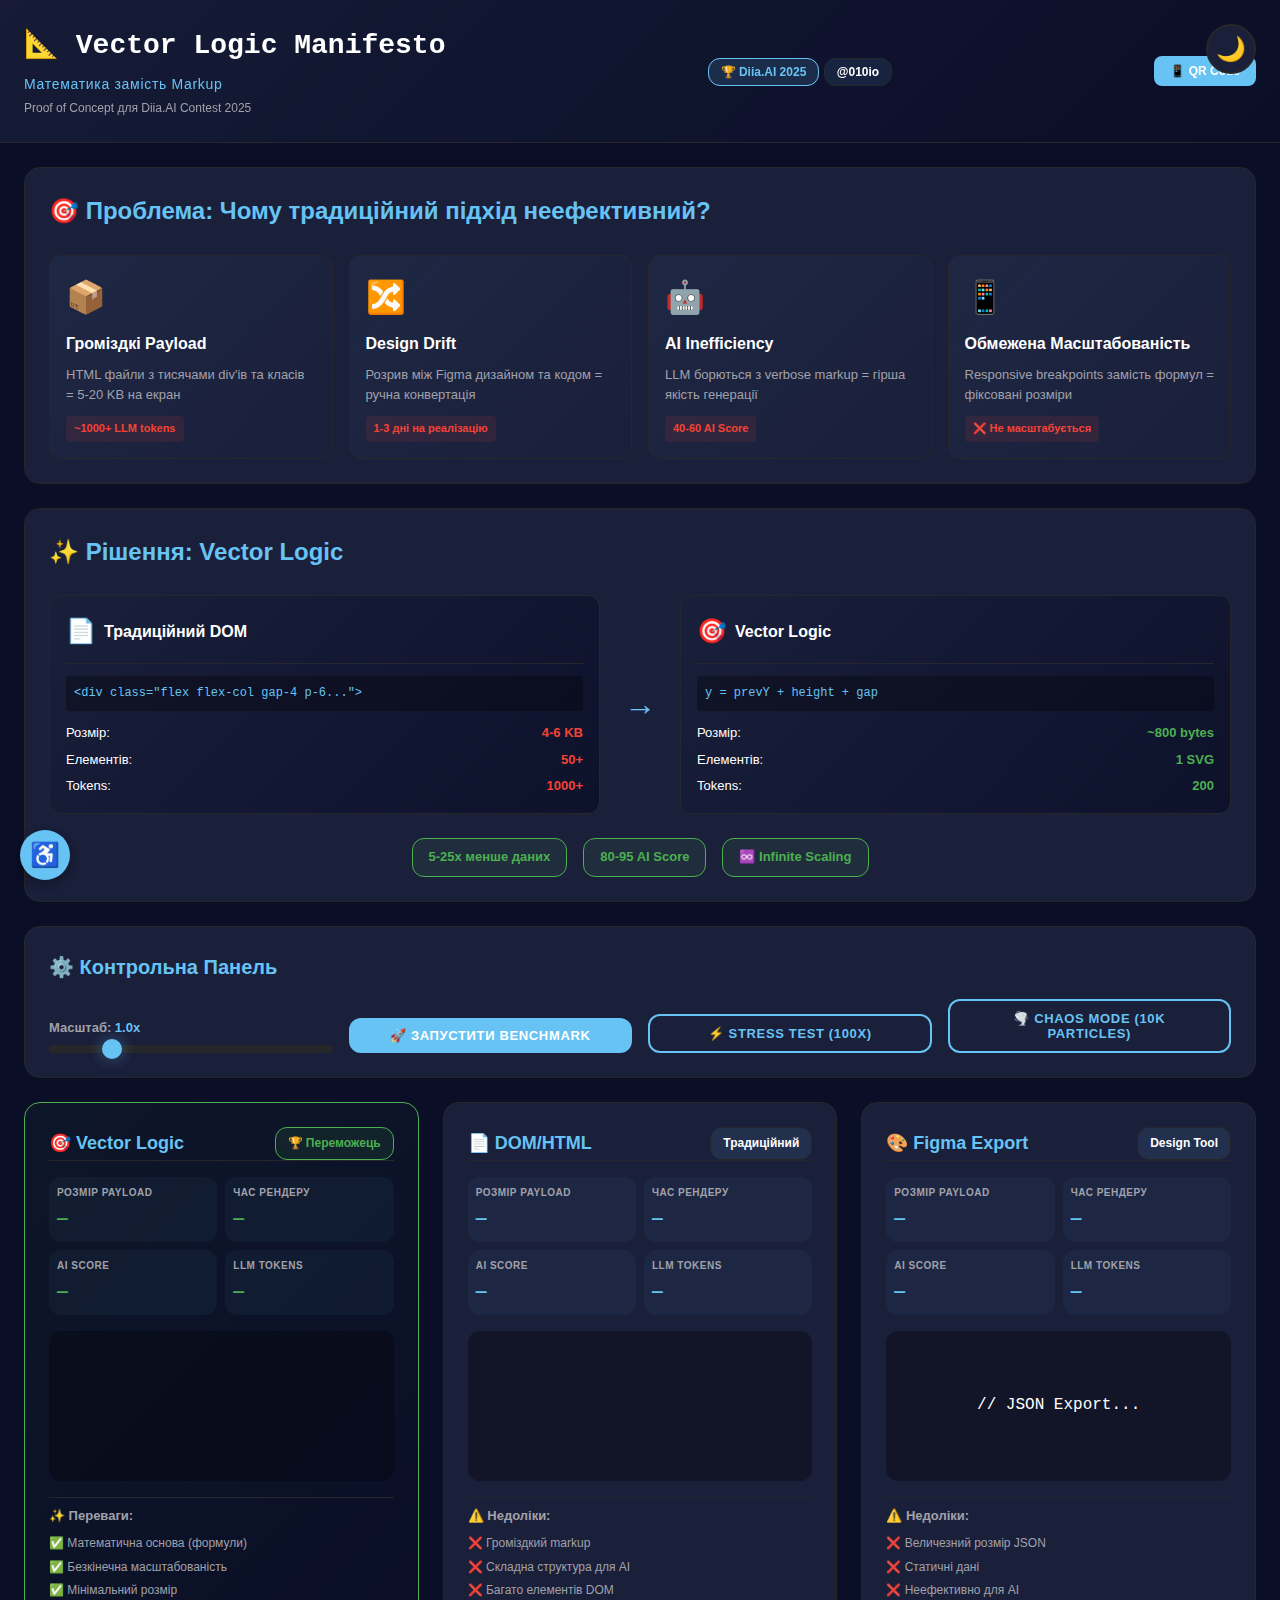
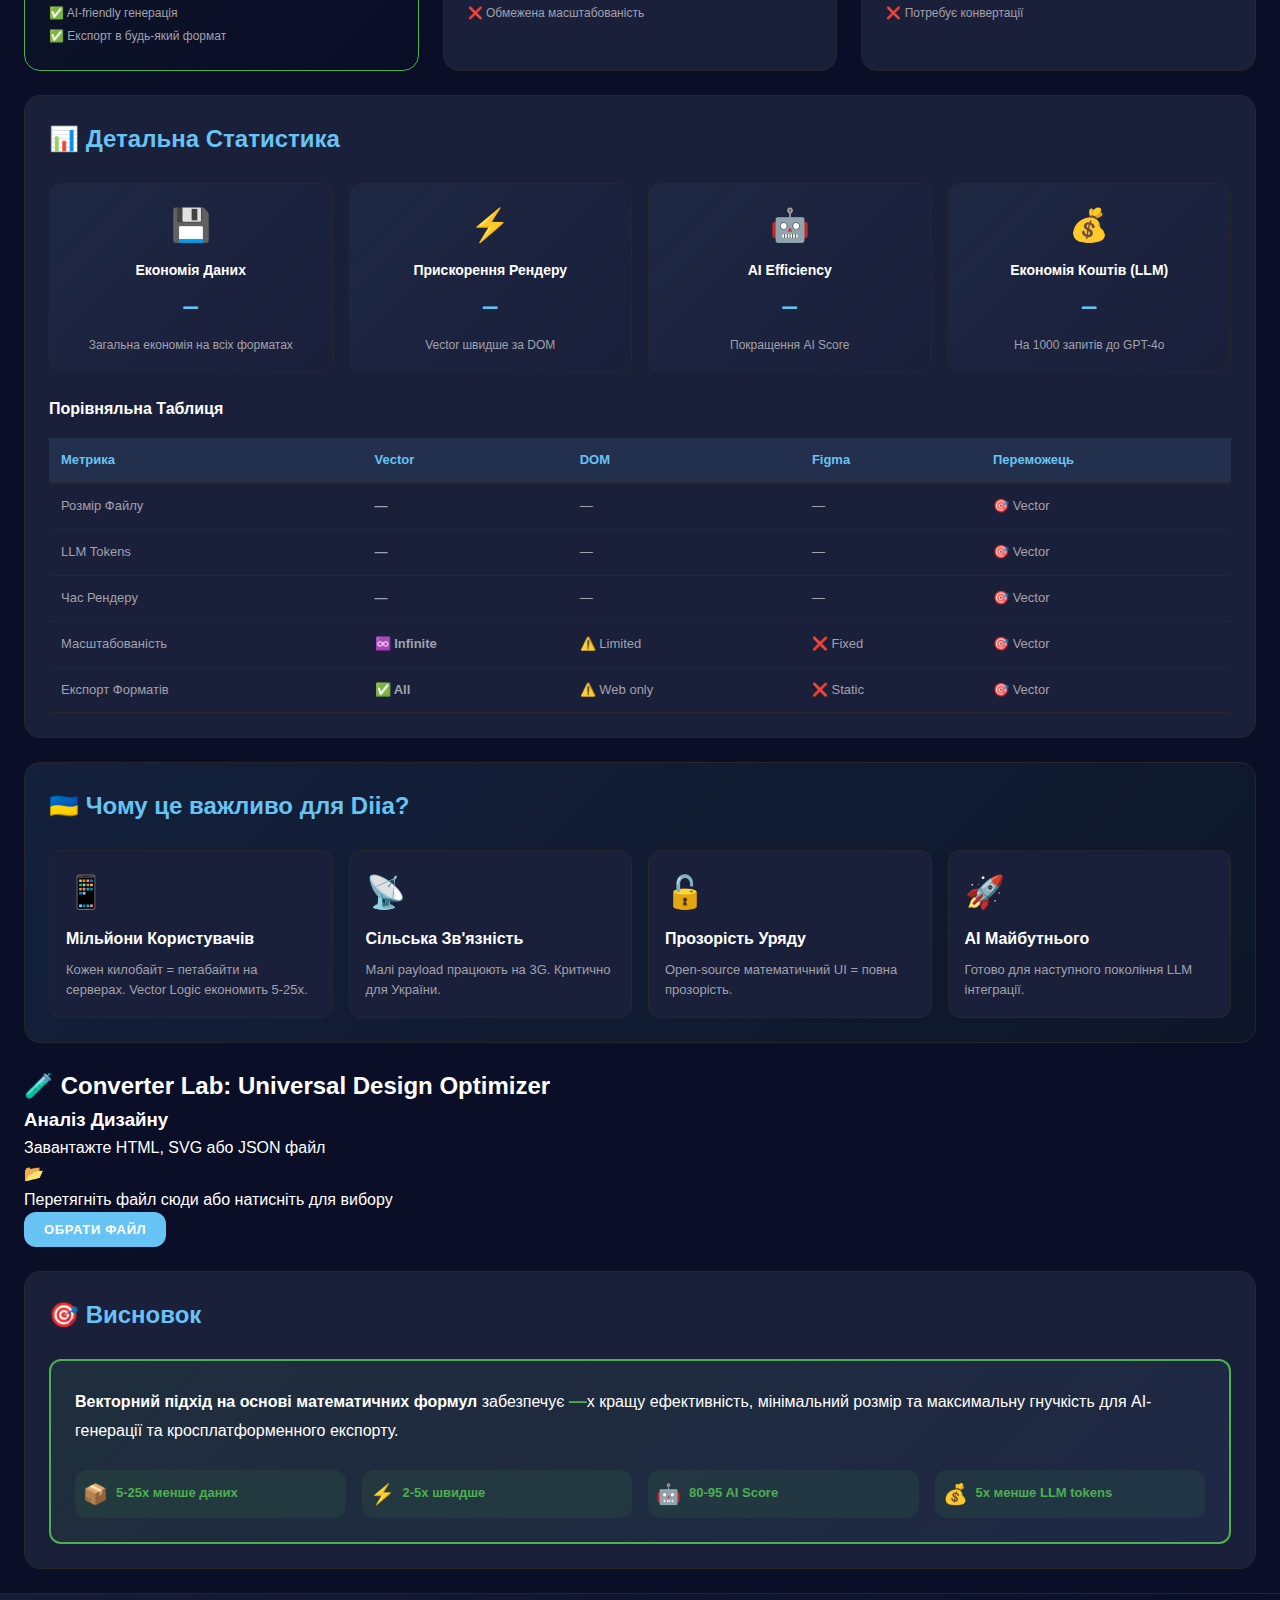
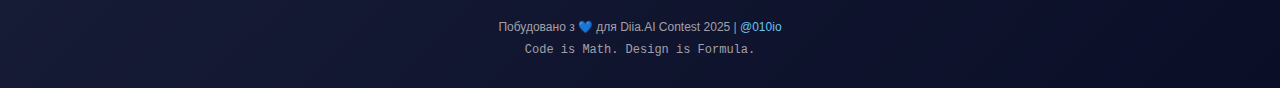
<file: index.html>
<!DOCTYPE html>
<html lang="uk">
<head>
  <meta charset="UTF-8">
  <meta name="viewport" content="width=device-width, initial-scale=1.0">
  <meta name="description" content="Proof of concept: Vector Logic vs DOM rendering performance">
  <meta name="theme-color" content="#0a0e27">
  <meta http-equiv="Content-Security-Policy" content="default-src 'self'; script-src 'self'; style-src 'self' 'unsafe-inline'; img-src 'self' data:; connect-src 'self'; font-src 'self' data:; object-src 'none'; base-uri 'self'; form-action 'self'; frame-ancestors 'self'; upgrade-insecure-requests">
  <title>Vector Logic Manifesto | Математика vs Markup</title>
  
  <!-- PWA -->
  <link rel="manifest" href="manifest.json">
  <link rel="icon" type="image/svg+xml" href="data:image/svg+xml,<svg xmlns='http://www.w3.org/2000/svg' viewBox='0 0 100 100'><text y='75' font-size='75'>📐</text></svg>">
  
  <link rel="stylesheet" href="styles/modern.css">
  <link rel="stylesheet" href="styles/guide.css">
  <link rel="stylesheet" href="styles/screenshot-gallery.css">
  <link rel="stylesheet" href="styles/chaos-enhancements.css">
  <link rel="stylesheet" href="styles/pwa-responsive.css">
</head>
<body>
  <!-- Hidden Sandbox for Benchmark -->
  <div id="benchmark-sandbox" style="position: absolute; top: -9999px; left: -9999px; visibility: hidden; pointer-events: none;"></div>

  <!-- Theme Toggle -->
  <div class="theme-toggle-container">
    <button id="theme-toggle" class="theme-toggle" aria-label="Перемикнути тему">
      <span class="theme-icon">🌙</span>
    </button>
  </div>

  <!-- Header -->
  <header class="header">
    <div class="header-content">
      <div class="header-main">
        <h1 class="header-title">
          <span class="mono">📐 Vector Logic Manifesto</span>
          <span class="subtitle">Математика замість Markup</span>
        </h1>
        <p class="header-description">Proof of Concept для Diia.AI Contest 2025</p>
      </div>
      <div class="header-meta">
        <span class="badge badge-primary">🏆 Diia.AI 2025</span>
        <span class="badge">@010io</span>
      </div>
    </div>
  </header>

  <!-- Main Dashboard -->
  <main class="dashboard">
    <!-- Problem Statement Section -->
    <section class="problem-section">
      <div class="problem-container">
        <h2>🎯 Проблема: Чому традиційний підхід неефективний?</h2>
        <div class="problem-grid">
          <div class="problem-card">
            <div class="problem-icon">📦</div>
            <h3>Громіздкі Payload</h3>
            <p>HTML файли з тисячами div'ів та класів = 5-20 KB на екран</p>
            <div class="metric-badge">~1000+ LLM tokens</div>
          </div>
          <div class="problem-card">
            <div class="problem-icon">🔀</div>
            <h3>Design Drift</h3>
            <p>Розрив між Figma дизайном та кодом = ручна конвертація</p>
            <div class="metric-badge">1-3 дні на реалізацію</div>
          </div>
          <div class="problem-card">
            <div class="problem-icon">🤖</div>
            <h3>AI Inefficiency</h3>
            <p>LLM борються з verbose markup = гірша якість генерації</p>
            <div class="metric-badge">40-60 AI Score</div>
          </div>
          <div class="problem-card">
            <div class="problem-icon">📱</div>
            <h3>Обмежена Масштабованість</h3>
            <p>Responsive breakpoints замість формул = фіксовані розміри</p>
            <div class="metric-badge">❌ Не масштабується</div>
          </div>
        </div>
      </div>
    </section>

    <!-- Solution Section -->
    <section class="solution-section">
      <h2>✨ Рішення: Vector Logic</h2>
      <div class="solution-comparison">
        <div class="comparison-item">
          <div class="comparison-header traditional">
            <span class="comparison-icon">📄</span>
            <h3>Традиційний DOM</h3>
          </div>
          <div class="comparison-content">
            <code>&lt;div class="flex flex-col gap-4 p-6..."&gt;</code>
            <div class="comparison-stats">
              <div class="stat-row">
                <span>Розмір:</span>
                <strong>4-6 KB</strong>
              </div>
              <div class="stat-row">
                <span>Елементів:</span>
                <strong>50+</strong>
              </div>
              <div class="stat-row">
                <span>Tokens:</span>
                <strong>1000+</strong>
              </div>
            </div>
          </div>
        </div>

        <div class="comparison-arrow">→</div>

        <div class="comparison-item">
          <div class="comparison-header vector">
            <span class="comparison-icon">🎯</span>
            <h3>Vector Logic</h3>
          </div>
          <div class="comparison-content">
            <code>y = prevY + height + gap</code>
            <div class="comparison-stats">
              <div class="stat-row">
                <span>Розмір:</span>
                <strong class="success">~800 bytes</strong>
              </div>
              <div class="stat-row">
                <span>Елементів:</span>
                <strong class="success">1 SVG</strong>
              </div>
              <div class="stat-row">
                <span>Tokens:</span>
                <strong class="success">200</strong>
              </div>
            </div>
          </div>
        </div>
      </div>
      <div class="efficiency-badge">
        <span class="badge-large">5-25x менше даних</span>
        <span class="badge-large">80-95 AI Score</span>
        <span class="badge-large">♾️ Infinite Scaling</span>
      </div>
    </section>

    <!-- Control Panel -->
    <section class="control-panel">
      <h2>⚙️ Контрольна Панель</h2>
      
      <div class="controls-grid">
        <div class="control-group">
          <label for="scale-slider">
            Масштаб: <span id="scale-value" class="value-display">1.0x</span>
          </label>
          <input 
            type="range" 
            id="scale-slider" 
            min="0.5" 
            max="3" 
            step="0.1" 
            value="1"
            class="slider"
          >
        </div>
        
        <button id="run-benchmark" class="btn-primary btn-pulse">
          🚀 Запустити Benchmark
        </button>
        
        <button id="stress-test" class="btn-secondary">
          ⚡ Stress Test (100x)
        </button>
        
        <button id="chaos-mode" class="btn-secondary">
          🌪️ Chaos Mode (10K Particles)
        </button>
      </div>
    </section>

    <!-- Enhanced Chaos Arena -->
    <section class="chaos-arena" id="chaos-arena" style="display: none;">
      <h2>⚡ Enhanced Chaos Mode: Sequential Performance Testing</h2>
      
      <!-- Settings Panel -->
      <div class="chaos-settings-panel">
        <h3>⚙️ Settings</h3>
        <div class="settings-grid">
          <div class="setting-group">
            <label for="particle-count-input">
              Particles: <span id="particle-count-value">500</span>
            </label>
            <input type="range" id="particle-count-input" min="100" max="20000" step="100" value="500">
            <p class="setting-hint">⚠️ Changing settings will restart the test</p>
          </div>
          
          <div class="setting-group">
            <label for="speed-input">
              Speed: <span id="speed-value">1.0x</span>
            </label>
            <input type="range" id="speed-input" min="0.5" max="5" step="0.1" value="1.0">
          </div>
          
          <div class="setting-group">
            <label for="size-input">Particle Size</label>
            <select id="size-input">
              <option value="2">Small (2px)</option>
              <option value="4" selected>Medium (4px)</option>
              <option value="6">Large (6px)</option>
              <option value="10">Extra Large (10px)</option>
            </select>
          </div>
          
          <div class="setting-group">
            <label for="color-scheme">Color Scheme</label>
            <select id="color-scheme">
              <option value="diia" selected>Diia (Black & Blue)</option>
              <option value="rainbow">Rainbow</option>
              <option value="monochrome">Monochrome</option>
            </select>
          </div>
          
          <div class="setting-group">
            <label>
              <input type="checkbox" id="enable-3d">
              Enable 3D Effect
            </label>
          </div>
        </div>
      </div>
      
      <!-- Sequential Test Panel -->
      <div id="sequential-test-panel" class="sequential-test-panel" style="display: none;">
        <div class="test-header">
          <h3 id="current-test-name">Preparing test...</h3>
          <span id="current-fps" class="fps-display">FPS: --</span>
        </div>
        <div class="progress-container">
          <div id="test-progress" class="progress-bar"></div>
        </div>
        <div id="sequential-test-canvas" class="test-canvas"></div>
      </div>
      
      <!-- Comparison Panel -->
      <div id="comparison-panel" class="comparison-panel" style="display: none;">
        <h3>📊 Test Results</h3>
        <div class="comparison-grid">
          <div class="result-box dom-result">
            <div class="result-icon">📄</div>
            <div class="result-label">DOM</div>
            <div class="result-fps"><span id="dom-avg-fps">--</span> FPS</div>
          </div>
          
          <div class="result-arrow">→</div>
          
          <div class="result-box vector-result">
            <div class="result-icon">🎯</div>
            <div class="result-label">Vector</div>
            <div class="result-fps"><span id="vector-avg-fps">--</span> FPS</div>
          </div>
        </div>
        
        <div class="speedup-display">
          <span>Performance Gain:</span>
          <span id="speedup-value" class="speedup-value">--</span>
        </div>
      </div>
      
      <!-- Test History -->
      <div class="test-history">
        <div class="history-header">
          <h3>📜 Test History (Session)</h3>
          <button id="clear-history" class="btn-secondary btn-small">Clear</button>
        </div>
        <div id="history-list" class="history-list"></div>
      </div>
      
      <!-- Controls -->
      <div class="chaos-controls-enhanced">
        <button id="start-sequential-test" class="btn-primary">🚀 Start Test</button>
        <button id="stop-sequential-test" class="btn-secondary" disabled>🛑 Stop</button>
      </div>
    </section>

    <!-- Results Grid -->
    <section class="results-grid">
      <!-- Vector Card -->
      <article class="result-card winner">
        <div class="card-header">
          <h3>🎯 Vector Logic</h3>
          <span class="badge badge-success">🏆 Переможець</span>
        </div>
        
        <div class="metrics">
          <div class="metric">
            <span class="metric-label">Розмір Payload</span>
            <span class="metric-value" id="vector-size">—</span>
          </div>
          <div class="metric">
            <span class="metric-label">Час Рендеру</span>
            <span class="metric-value" id="vector-time">—</span>
          </div>
          <div class="metric">
            <span class="metric-label">AI Score</span>
            <span class="metric-value" id="vector-ai-score">—</span>
          </div>
          <div class="metric">
            <span class="metric-label">LLM Tokens</span>
            <span class="metric-value" id="vector-tokens">—</span>
          </div>
        </div>
        
        <div class="preview" id="vector-preview"></div>
        
        <div class="advantages">
          <h4>✨ Переваги:</h4>
          <ul>
            <li>✅ Математична основа (формули)</li>
            <li>✅ Безкінечна масштабованість</li>
            <li>✅ Мінімальний розмір</li>
            <li>✅ AI-friendly генерація</li>
            <li>✅ Експорт в будь-який формат</li>
          </ul>
        </div>
      </article>

      <!-- DOM Card -->
      <article class="result-card">
        <div class="card-header">
          <h3>📄 DOM/HTML</h3>
          <span class="badge">Традиційний</span>
        </div>
        
        <div class="metrics">
          <div class="metric">
            <span class="metric-label">Розмір Payload</span>
            <span class="metric-value" id="dom-size">—</span>
          </div>
          <div class="metric">
            <span class="metric-label">Час Рендеру</span>
            <span class="metric-value" id="dom-time">—</span>
          </div>
          <div class="metric">
            <span class="metric-label">AI Score</span>
            <span class="metric-value" id="dom-ai-score">—</span>
          </div>
          <div class="metric">
            <span class="metric-label">LLM Tokens</span>
            <span class="metric-value" id="dom-tokens">—</span>
          </div>
        </div>
        
        <div class="preview" id="dom-preview"></div>
        
        <div class="disadvantages">
          <h4>⚠️ Недоліки:</h4>
          <ul>
            <li>❌ Громіздкий markup</li>
            <li>❌ Складна структура для AI</li>
            <li>❌ Багато елементів DOM</li>
            <li>❌ Обмежена масштабованість</li>
          </ul>
        </div>
      </article>

      <!-- Figma Card -->
      <article class="result-card">
        <div class="card-header">
          <h3>🎨 Figma Export</h3>
          <span class="badge">Design Tool</span>
        </div>
        
        <div class="metrics">
          <div class="metric">
            <span class="metric-label">Розмір Payload</span>
            <span class="metric-value" id="figma-size">—</span>
          </div>
          <div class="metric">
            <span class="metric-label">Час Рендеру</span>
            <span class="metric-value" id="figma-time">—</span>
          </div>
          <div class="metric">
            <span class="metric-label">AI Score</span>
            <span class="metric-value" id="figma-ai-score">—</span>
          </div>
          <div class="metric">
            <span class="metric-label">LLM Tokens</span>
            <span class="metric-value" id="figma-tokens">—</span>
          </div>
        </div>
        
        <div class="preview figma-preview">
          <code id="figma-preview-code">// JSON Export...</code>
        </div>
        
        <div class="disadvantages">
          <h4>⚠️ Недоліки:</h4>
          <ul>
            <li>❌ Величезний розмір JSON</li>
            <li>❌ Статичні дані</li>
            <li>❌ Неефективно для AI</li>
            <li>❌ Потребує конвертації</li>
          </ul>
        </div>
      </article>
    </section>

    <!-- Statistics Section -->
    <section class="statistics-section">
      <h2>📊 Детальна Статистика</h2>
      
      <div class="stats-grid">
        <div class="stat-card">
          <div class="stat-icon">💾</div>
          <h3>Економія Даних</h3>
          <div class="stat-value" id="data-savings">—</div>
          <p>Загальна економія на всіх форматах</p>
        </div>
        
        <div class="stat-card">
          <div class="stat-icon">⚡</div>
          <h3>Прискорення Рендеру</h3>
          <div class="stat-value" id="render-speedup">—</div>
          <p>Vector швидше за DOM</p>
        </div>
        
        <div class="stat-card">
          <div class="stat-icon">🤖</div>
          <h3>AI Efficiency</h3>
          <div class="stat-value" id="ai-efficiency">—</div>
          <p>Покращення AI Score</p>
        </div>
        
        <div class="stat-card">
          <div class="stat-icon">💰</div>
          <h3>Економія Коштів (LLM)</h3>
          <div class="stat-value" id="cost-savings">—</div>
          <p>На 1000 запитів до GPT-4o</p>
        </div>
      </div>

      <div class="comparison-table-container">
        <h3>Порівняльна Таблиця</h3>
        <table class="comparison-table">
          <thead>
            <tr>
              <th>Метрика</th>
              <th>Vector</th>
              <th>DOM</th>
              <th>Figma</th>
              <th>Переможець</th>
            </tr>
          </thead>
          <tbody>
            <tr>
              <td>Розмір Файлу</td>
              <td id="table-vector-size" class="winner-cell">—</td>
              <td id="table-dom-size">—</td>
              <td id="table-figma-size">—</td>
              <td>🎯 Vector</td>
            </tr>
            <tr>
              <td>LLM Tokens</td>
              <td id="table-vector-tokens" class="winner-cell">—</td>
              <td id="table-dom-tokens">—</td>
              <td id="table-figma-tokens">—</td>
              <td>🎯 Vector</td>
            </tr>
            <tr>
              <td>Час Рендеру</td>
              <td id="table-vector-render" class="winner-cell">—</td>
              <td id="table-dom-render">—</td>
              <td id="table-figma-render">—</td>
              <td>🎯 Vector</td>
            </tr>
            <tr>
              <td>Масштабованість</td>
              <td class="winner-cell">♾️ Infinite</td>
              <td>⚠️ Limited</td>
              <td>❌ Fixed</td>
              <td>🎯 Vector</td>
            </tr>
            <tr>
              <td>Експорт Форматів</td>
              <td class="winner-cell">✅ All</td>
              <td>⚠️ Web only</td>
              <td>❌ Static</td>
              <td>🎯 Vector</td>
            </tr>
          </tbody>
        </table>
      </div>
    </section>

    <!-- Why for Diia Section -->
    <section class="diia-section">
      <h2>🇺🇦 Чому це важливо для Diia?</h2>
      <div class="diia-grid">
        <div class="diia-card">
          <div class="diia-icon">📱</div>
          <h3>Мільйони Користувачів</h3>
          <p>Кожен килобайт = петабайти на серверах. Vector Logic економить 5-25x.</p>
        </div>
        <div class="diia-card">
          <div class="diia-icon">📡</div>
          <h3>Сільська Зв'язність</h3>
          <p>Малі payload працюють на 3G. Критично для України.</p>
        </div>
        <div class="diia-card">
          <div class="diia-icon">🔓</div>
          <h3>Прозорість Уряду</h3>
          <p>Open-source математичний UI = повна прозорість.</p>
        </div>
        <div class="diia-card">
          <div class="diia-icon">🚀</div>
          <h3>AI Майбутнього</h3>
          <p>Готово для наступного покоління LLM інтеграції.</p>
        </div>
      </div>
    </section>

    <!-- Converter Lab Section -->
    <section class="converter-lab" id="converter-lab">
      <h2>🧪 Converter Lab: Universal Design Optimizer</h2>
      
      <div class="converter-container">
        <!-- Upload Interface (Diia Style) -->
        <div class="upload-interface diia-card-style">
          <div class="diia-header">
            <h3>Аналіз Дизайну</h3>
            <p>Завантажте HTML, SVG або JSON файл</p>
          </div>
          
          <div class="upload-area" id="drop-zone">
            <input type="file" id="file-upload" class="file-input" accept=".html,.svg,.json,.txt" hidden>
            <div class="upload-content">
              <div class="upload-icon-large">📂</div>
              <p class="upload-hint">Перетягніть файл сюди або натисніть для вибору</p>
              <button class="btn-primary btn-small" onclick="document.getElementById('file-upload').click()">
                Обрати файл
              </button>
            </div>
          </div>

          <div class="file-info" id="file-info" style="display: none;">
            <span class="file-name" id="file-name">design.html</span>
            <span class="file-size" id="file-size">12 KB</span>
          </div>
        </div>

        <!-- Analysis Dashboard -->
        <div class="analysis-dashboard" id="analysis-dashboard" style="display: none;">
          <div class="dashboard-header">
            <h3>📊 Результати Аналізу</h3>
            <div class="score-badge" id="ai-score-badge">AI Score: 0</div>
          </div>

          <div class="metrics-grid-small">
            <div class="metric-card">
              <span class="label">Original Size</span>
              <span class="value" id="original-size">-</span>
            </div>
            <div class="metric-card">
              <span class="label">Vector Size</span>
              <span class="value highlight" id="optimized-size">-</span>
            </div>
            <div class="metric-card">
              <span class="label">Reduction</span>
              <span class="value success" id="size-reduction">-</span>
            </div>
            <div class="metric-card">
              <span class="label">Tokens Saved</span>
              <span class="value" id="tokens-saved">-</span>
            </div>
          </div>

          <div class="preview-comparison">
            <div class="preview-box">
              <h4>Original (Preview)</h4>
              <div id="original-preview" class="preview-content"></div>
            </div>
            <div class="preview-box">
              <h4>Vector Logic (Generated)</h4>
              <div id="vector-preview-generated" class="preview-content"></div>
            </div>
          </div>
        </div>
      </div>
    </section>

    <!-- Efficiency Summary -->
    <section class="efficiency-summary">
      <h2>🎯 Висновок</h2>
      <div class="conclusion-box">
        <p class="conclusion-text">
          <strong>Векторний підхід на основі математичних формул</strong> забезпечує 
          <span class="highlight" id="efficiency-multiplier">—</span>x кращу ефективність, 
          мінімальний розмір та максимальну гнучкість для AI-генерації та кросплатформенного експорту.
        </p>
        <div class="conclusion-metrics">
          <div class="metric-item">
            <span class="metric-icon">📦</span>
            <span>5-25x менше даних</span>
          </div>
          <div class="metric-item">
            <span class="metric-icon">⚡</span>
            <span>2-5x швидше</span>
          </div>
          <div class="metric-item">
            <span class="metric-icon">🤖</span>
            <span>80-95 AI Score</span>
          </div>
          <div class="metric-item">
            <span class="metric-icon">💰</span>
            <span>5x менше LLM tokens</span>
          </div>
        </div>
      </div>
    </section>
  </main>

  <!-- Footer -->
  <footer class="footer">
    <p>Побудовано з 💙 для Diia.AI Contest 2025 | <a href="https://github.com/010io" target="_blank">@010io</a></p>
    <p class="mono">Code is Math. Design is Formula.</p>
  </footer>

  <!-- Audio Context for Sound Effects -->
  <div id="audio-context" style="display: none;"></div>

  <!-- Scripts -->
  <script src="src/utils/fps-meter.js"></script>
  <script src="src/utils/memory-monitor.js"></script>
  <script src="src/utils/llm-cost-calculator.js"></script>
  <script src="src/utils/chaos-history.js"></script>
  
  <script src="src/generators/vector-renderer.js"></script>
  <script src="src/generators/dom-renderer.js"></script>
  <script src="src/generators/figma-simulator.js"></script>
  <script src="src/generators/chaos-mode.js"></script>
  <script src="src/chaos-orchestrator.js"></script>
  <script src="src/generators/optimizer-engine.js" type="module"></script>
  <script src="src/converter-lab.js"></script>
  <script src="src/diia-dashboard.js"></script>
  
  <script src="src/benchmark-engine.js"></script>
  <script src="src/export-engine.js"></script>
  <script src="src/metrics-dashboard.js"></script>
  <script src="src/responsive-tester.js"></script>
  <script src="src/keyboard-shortcuts.js"></script>
  <script src="src/migration-guide.js"></script>
  <script src="src/screenshot-gallery.js"></script>
  <script src="src/chaos-enhancements.js"></script>
  <script src="src/pwa-enhancements.js"></script>
  <script src="src/app.js"></script>
  <script src="src/sound-effects.js"></script>
  
  <!-- Service Worker -->
  <script>
    if ('serviceWorker' in navigator) {
      window.addEventListener('load', () => {
        navigator.serviceWorker.register('sw.js')
          .then(reg => console.log('✅ Service Worker registered'))
          .catch(err => console.log('❌ SW registration failed:', err));
      });
    }
  </script>
</body>
</html>
</file>
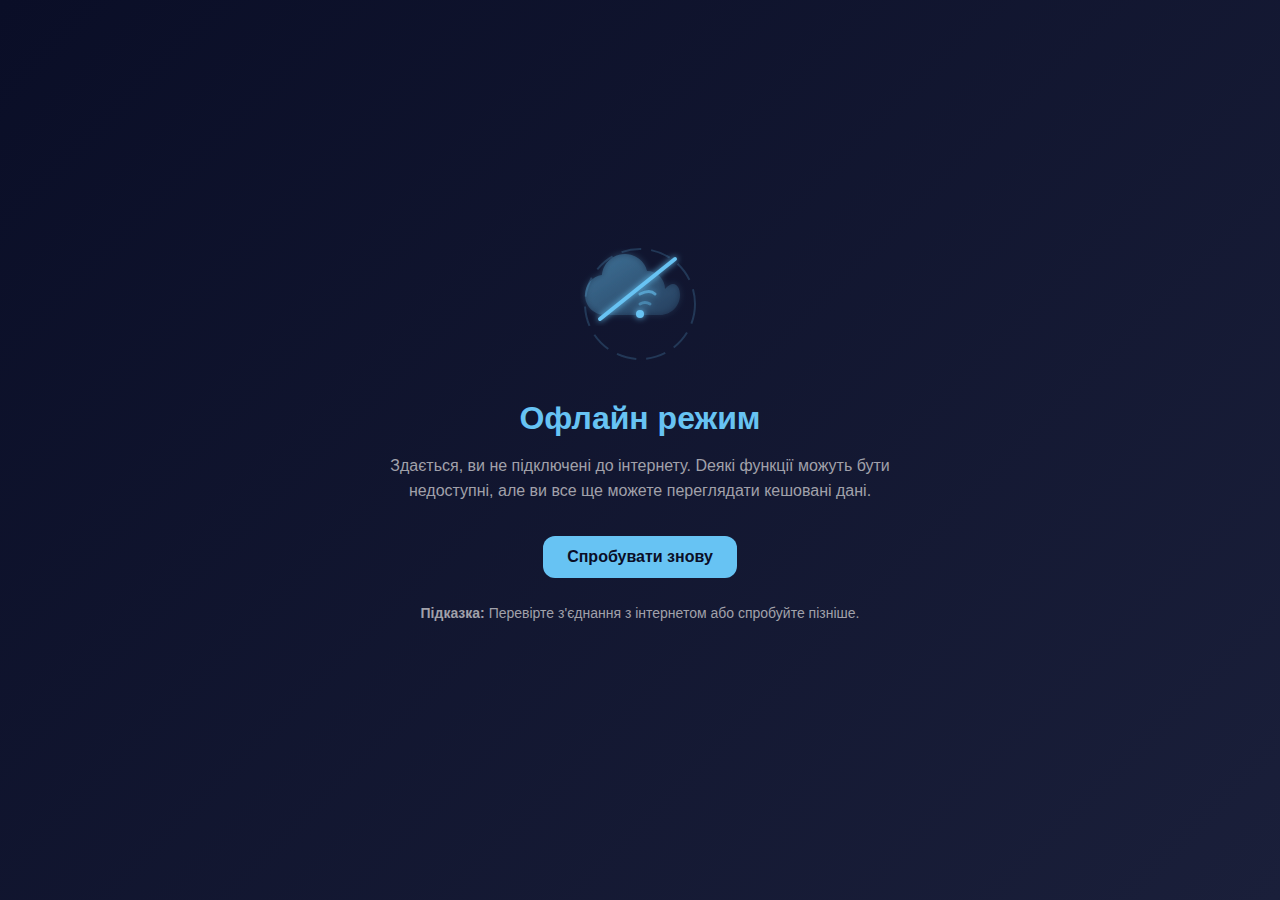
<file: offline.html>
<!DOCTYPE html>
<html lang="uk">
<head>
  <meta charset="UTF-8">
  <meta name="viewport" content="width=device-width, initial-scale=1.0">
  <title>Offline - Diia Vector PWA</title>
  <style>
    /* Inline critical CSS for offline page */
    * {
      margin: 0;
      padding: 0;
      box-sizing: border-box;
    }
    
    body {
      font-family: 'Inter', -apple-system, BlinkMacSystemFont, 'Segoe UI', sans-serif;
      background: linear-gradient(135deg, #0a0e27 0%, #1a1f3a 100%);
      color: #FFFFFF;
      min-height: 100vh;
      display: flex;
      align-items: center;
      justify-content: center;
      padding: 20px;
    }
    
    .container {
      max-width: 500px;
      text-align: center;
      animation: fadeIn 0.6s ease-out;
    }
    
    .icon {
      margin-bottom: 32px;
      animation: float 3s ease-in-out infinite;
    }
    
    h1 {
      font-size: clamp(24px, 5vw, 32px);
      margin-bottom: 16px;
      color: #67C3F3;
    }
    
    p {
      font-size: clamp(14px, 3vw, 16px);
      color: #a1a1aa;
      line-height: 1.6;
      margin-bottom: 32px;
    }
    
    .btn {
      display: inline-block;
      padding: 12px 24px;
      background: #67C3F3;
      color: #0a0e27;
      text-decoration: none;
      border-radius: 12px;
      font-weight: 600;
      transition: all 0.3s cubic-bezier(0.4, 0, 0.2, 1);
    }
    
    .btn:hover {
      background: #4BA3D3;
      transform: translateY(-2px);
      box-shadow: 0 0 20px rgba(103, 195, 243, 0.5);
    }
    

    @keyframes fadeIn {
      from {
        opacity: 0;
        transform: translateY(20px);
      }
      to {
        opacity: 1;
        transform: translateY(0);
      }
    }
    
    @keyframes float {
      0%, 100% {
        transform: translateY(0);
      }
      50% {
        transform: translateY(-10px);
      }
    }
    
    @keyframes rotate {
      from {
        transform: rotate(0deg);
      }
      to {
        transform: rotate(360deg);
      }
    }
  </style>
</head>
<body>
  <div class="container">
    <!-- Pure SVG Offline Icon -->
    <div class="icon">
      <svg width="120" height="120" viewBox="0 0 120 120" xmlns="http://www.w3.org/2000/svg" role="img" aria-label="Офлайн режим">
        <defs>
          <linearGradient id="offline-gradient" x1="0%" y1="0%" x2="100%" y2="100%">
            <stop offset="0%" stop-color="#67C3F3" stop-opacity="0.8"/>
            <stop offset="100%" stop-color="#67C3F3" stop-opacity="0.3"/>
          </linearGradient>
          
          <filter id="glow">
            <feGaussianBlur stdDeviation="3" result="coloredBlur"/>
            <feMerge>
              <feMergeNode in="coloredBlur"/>
              <feMergeNode in="SourceGraphic"/>
            </feMerge>
          </filter>
        </defs>
        
        <!-- Cloud shape (offline indicator) -->
        <g filter="url(#glow)">
          <path d="M 85 45 
                   C 85 35, 77 27, 67 27
                   C 65 17, 55 10, 45 10
                   C 33 10, 23 19, 22 31
                   C 12 32, 5 41, 5 51
                   C 5 62, 14 71, 25 71
                   L 80 71
                   C 91 71, 100 62, 100 51
                   C 100 42, 94 35, 85 45 Z"
                fill="url(#offline-gradient)"
                opacity="0.4"
          />
          
          <!-- Slash through cloud (disconnected) -->
          <line x1="20" y1="75" x2="95" y2="15" 
                stroke="#67C3F3" 
                stroke-width="4" 
                stroke-linecap="round"
          />
          
          <!-- WiFi waves (crossed out) -->
          <path d="M 60 50 
                   Q 70 45, 75 50"
                stroke="#67C3F3"
                stroke-width="3"
                fill="none"
                stroke-linecap="round"
                opacity="0.6"
          />
          
          <path d="M 60 60
                   Q 65 57, 70 60"
                stroke="#67C3F3"
                stroke-width="3"
                fill="none"
                stroke-linecap="round"
                opacity="0.4"
          />
          
          <!-- Center dot -->
          <circle cx="60" cy="70" r="4" fill="#67C3F3"/>
        </g>
        
        <!-- Rotating ring (loading indicator) -->
        <circle cx="60" cy="60" r="55" 
                fill="none" 
                stroke="#67C3F3" 
                stroke-width="2" 
                stroke-dasharray="20 10"
                opacity="0.2"
                style="animation: rotate 10s linear infinite; transform-origin: center;"
        />
      </svg>
    </div>
    
    <h1>Офлайн режим</h1>
    
    <p>
      Здається, ви не підключені до інтернету. Deякі функції можуть бути недоступні, але ви все ще можете переглядати кешовані дані.
    </p>
    
    <a href="/" class="btn" onclick="location.reload(); return false;">
      Спробувати знову
    </a>
    
    <p style="margin-top: 24px; font-size: 14px;">
      <strong>Підказка:</strong> Перевірте з'єднання з інтернетом або спробуйте пізніше.
    </p>
  </div>
  
  <script>
    // Auto-retry connection every 10 seconds
    setInterval(() => {
      if (navigator.onLine) {
        window.location.reload();
      }
    }, 10000);
    
    // Listen for online event
    window.addEventListener('online', () => {
      window.location.reload();
    });
  </script>
</body>
</html>
</file>
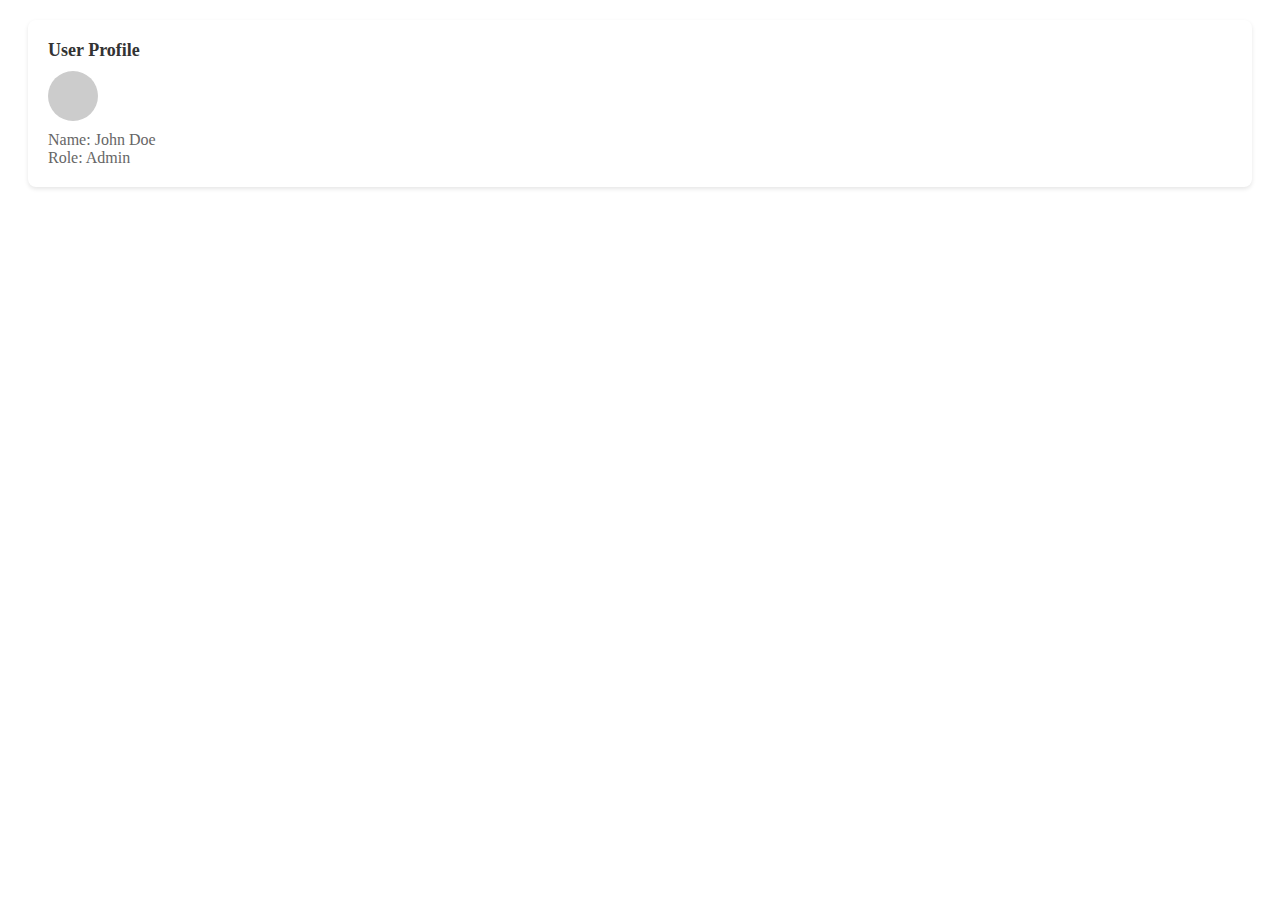
<file: test-upload.html>
<!DOCTYPE html>
<html>
<head>
  <title>Bloated Design</title>
  <style>
    .card { padding: 20px; background: white; border-radius: 8px; box-shadow: 0 2px 4px rgba(0,0,0,0.1); }
    .title { font-size: 18px; font-weight: bold; margin-bottom: 10px; }
    .content { color: #666; }
  </style>
</head>
<body>
  <div class="card" style="margin: 20px;">
    <div class="title" style="color: #333;">User Profile</div>
    <div class="content">
      <div class="avatar" style="width: 50px; height: 50px; background: #ccc; border-radius: 50%;"></div>
      <div class="details">
        <span style="display: block; margin-top: 10px;">Name: John Doe</span>
        <span style="display: block;">Role: Admin</span>
      </div>
    </div>
  </div>
</body>
</html>
</file>
<file: styles/modern.css>
/* Dark Mode by Default - Diia Style */
:root {
  --diia-primary: #67C3F3;
  --diia-bg: #0a0e27;
  --diia-bg-card: #1a1f3a;
  --diia-text: #ffffff;
  --diia-text-secondary: #a1a1aa;
  --diia-success: #4CAF50;
  --diia-error: #F44336;
  --diia-border: #27272a;
  --space-md: 16px;
  --space-lg: 24px;
  --space-xl: 32px;
  --radius-md: 12px;
  --radius-lg: 16px;
  --duration-base: 300ms;
  --easing: cubic-bezier(0.4, 0, 0.2, 1);
}

* { margin: 0; padding: 0; box-sizing: border-box; }

body {
  font-family: 'e-Ukraine', 'Inter', -apple-system, BlinkMacSystemFont, 'Segoe UI', sans-serif;
  background: var(--diia-bg);
  color: var(--diia-text);
  line-height: 1.6;
  min-height: 100vh;
  display: flex;
  flex-direction: column;
}

/* Theme Toggle */
.theme-toggle-container {
  position: fixed;
  top: var(--space-lg);
  right: var(--space-lg);
  z-index: 1000;
}

.theme-toggle {
  width: 50px;
  height: 50px;
  border-radius: 50%;
  background: var(--diia-bg-card);
  border: 2px solid var(--diia-border);
  color: var(--diia-text);
  font-size: 24px;
  cursor: pointer;
  transition: all var(--duration-base) var(--easing);
  display: flex;
  align-items: center;
  justify-content: center;
}

.theme-toggle:hover {
  transform: scale(1.1);
  border-color: var(--diia-primary);
  box-shadow: 0 0 20px rgba(103, 195, 243, 0.3);
}

/* Header */
.header {
  background: linear-gradient(135deg, rgba(26, 31, 58, 0.8) 0%, rgba(10, 14, 39, 0.9) 100%);
  backdrop-filter: blur(20px);
  border-bottom: 1px solid var(--diia-border);
  padding: var(--space-lg);
  position: sticky;
  top: 0;
  z-index: 100;
}

.header-content {
  max-width: 1400px;
  margin: 0 auto;
  display: flex;
  justify-content: space-between;
  align-items: center;
  gap: var(--space-lg);
}

.header-title {
  font-size: 28px;
  font-weight: 700;
  display: flex;
  flex-direction: column;
  gap: 4px;
}

.subtitle {
  font-size: 14px;
  color: var(--diia-primary);
  font-weight: 400;
  letter-spacing: 0.05em;
}

.header-description {
  font-size: 12px;
  color: var(--diia-text-secondary);
  margin-top: 4px;
}

.badge {
  padding: 6px 12px;
  background: rgba(103, 195, 243, 0.1);
  border: 1px solid var(--diia-border);
  border-radius: var(--radius-md);
  font-size: 12px;
  font-weight: 600;
  transition: all var(--duration-base) var(--easing);
}

.badge:hover {
  border-color: var(--diia-primary);
  box-shadow: 0 0 15px rgba(103, 195, 243, 0.2);
}

.badge-primary {
  background: rgba(103, 195, 243, 0.15);
  border-color: var(--diia-primary);
  color: var(--diia-primary);
}

.badge-success {
  background: rgba(76, 175, 80, 0.1);
  border-color: var(--diia-success);
  color: var(--diia-success);
}

/* Dashboard */
.dashboard {
  max-width: 1400px;
  margin: 0 auto;
  padding: var(--space-lg);
  display: flex;
  flex-direction: column;
  gap: var(--space-xl);
  flex: 1;
}

/* Problem Section */
.problem-section {
  background: var(--diia-bg-card);
  border: 1px solid var(--diia-border);
  border-radius: var(--radius-lg);
  padding: var(--space-lg);
}

.problem-section h2 {
  margin-bottom: var(--space-lg);
  color: var(--diia-primary);
  font-size: 24px;
}

.problem-grid {
  display: grid;
  grid-template-columns: repeat(auto-fit, minmax(250px, 1fr));
  gap: var(--space-md);
}

.problem-card {
  background: linear-gradient(135deg, rgba(103, 195, 243, 0.05) 0%, transparent 100%);
  border: 1px solid var(--diia-border);
  border-radius: var(--radius-md);
  padding: var(--space-md);
  transition: all var(--duration-base) var(--easing);
}

.problem-card:hover {
  transform: translateY(-4px);
  border-color: var(--diia-primary);
  box-shadow: 0 0 20px rgba(103, 195, 243, 0.2);
}

.problem-icon {
  font-size: 32px;
  margin-bottom: 8px;
}

.problem-card h3 {
  font-size: 16px;
  margin-bottom: 8px;
  color: var(--diia-text);
}

.problem-card p {
  font-size: 13px;
  color: var(--diia-text-secondary);
  margin-bottom: 8px;
}

.metric-badge {
  display: inline-block;
  background: rgba(244, 67, 54, 0.1);
  color: var(--diia-error);
  padding: 4px 8px;
  border-radius: 4px;
  font-size: 11px;
  font-weight: 600;
}

/* Solution Section */
.solution-section {
  background: var(--diia-bg-card);
  border: 1px solid var(--diia-border);
  border-radius: var(--radius-lg);
  padding: var(--space-lg);
}

.solution-section h2 {
  margin-bottom: var(--space-lg);
  color: var(--diia-primary);
  font-size: 24px;
}

.solution-comparison {
  display: grid;
  grid-template-columns: 1fr auto 1fr;
  gap: var(--space-lg);
  align-items: center;
  margin-bottom: var(--space-lg);
}

.comparison-item {
  background: linear-gradient(135deg, rgba(26, 31, 58, 0.5) 0%, rgba(10, 14, 39, 0.8) 100%);
  border: 1px solid var(--diia-border);
  border-radius: var(--radius-md);
  padding: var(--space-md);
}

.comparison-header {
  display: flex;
  align-items: center;
  gap: 8px;
  margin-bottom: 12px;
  padding-bottom: 12px;
  border-bottom: 1px solid var(--diia-border);
}

.comparison-header h3 {
  font-size: 16px;
  margin: 0;
}

.comparison-icon {
  font-size: 24px;
}

.comparison-content code {
  display: block;
  background: rgba(0, 0, 0, 0.3);
  padding: 8px;
  border-radius: 4px;
  font-size: 12px;
  color: var(--diia-primary);
  margin-bottom: 12px;
  font-family: 'Roboto Mono', monospace;
}

.comparison-stats {
  display: flex;
  flex-direction: column;
  gap: 6px;
}

.stat-row {
  display: flex;
  justify-content: space-between;
  font-size: 13px;
}

.stat-row strong {
  color: var(--diia-error);
}

.comparison-item:last-child .stat-row strong {
  color: var(--diia-success);
}

.comparison-arrow {
  font-size: 32px;
  text-align: center;
  color: var(--diia-primary);
}

.success {
  color: var(--diia-success) !important;
}

.efficiency-badge {
  display: flex;
  gap: var(--space-md);
  justify-content: center;
  flex-wrap: wrap;
}

.badge-large {
  background: rgba(76, 175, 80, 0.1);
  border: 1px solid var(--diia-success);
  color: var(--diia-success);
  padding: 8px 16px;
  border-radius: var(--radius-md);
  font-weight: 600;
  font-size: 13px;
}

/* Control Panel */
.control-panel {
  background: var(--diia-bg-card);
  border: 1px solid var(--diia-border);
  border-radius: var(--radius-lg);
  padding: var(--space-lg);
}

.control-panel h2 {
  margin-bottom: var(--space-md);
  color: var(--diia-primary);
  font-size: 20px;
}

.controls-grid {
  display: grid;
  grid-template-columns: repeat(auto-fit, minmax(200px, 1fr));
  gap: var(--space-md);
  align-items: end;
}

.control-group {
  display: flex;
  flex-direction: column;
  gap: 6px;
}

.control-group label {
  font-size: 13px;
  color: var(--diia-text-secondary);
  font-weight: 600;
}

.value-display {
  color: var(--diia-primary);
  font-weight: 700;
}

.slider {
  width: 100%;
  height: 8px;
  background: var(--diia-border);
  border-radius: 4px;
  outline: none;
  cursor: pointer;
  appearance: none;
  -webkit-appearance: none;
}

.slider::-webkit-slider-thumb {
  appearance: none;
  -webkit-appearance: none;
  width: 20px;
  height: 20px;
  background: var(--diia-primary);
  border-radius: 50%;
  cursor: grab;
  box-shadow: 0 0 15px rgba(103, 195, 243, 0.4);
  transition: all var(--duration-base) var(--easing);
}

.slider::-webkit-slider-thumb:hover {
  transform: scale(1.2);
}

/* Buttons */
.btn-primary, .btn-secondary {
  padding: 10px 20px;
  background: var(--diia-primary);
  color: white;
  border: none;
  border-radius: var(--radius-md);
  font-weight: 600;
  font-size: 13px;
  cursor: pointer;
  transition: all var(--duration-base) var(--easing);
  text-transform: uppercase;
  letter-spacing: 0.05em;
  font-family: inherit;
}

.btn-primary:hover {
  background: #4BA3D3;
  box-shadow: 0 0 20px rgba(103, 195, 243, 0.4);
  transform: translateY(-2px);
}

.btn-primary.btn-pulse {
  animation: pulse 2s infinite;
}

@keyframes pulse {
  0%, 100% { box-shadow: 0 0 0 0 rgba(103, 195, 243, 0.4); }
  50% { box-shadow: 0 0 0 10px rgba(103, 195, 243, 0); }
}

.btn-secondary {
  background: transparent;
  border: 2px solid var(--diia-primary);
  color: var(--diia-primary);
}

.btn-secondary:hover {
  background: var(--diia-primary);
  color: white;
}

/* Results Grid */
.results-grid {
  display: grid;
  grid-template-columns: repeat(auto-fit, minmax(350px, 1fr));
  gap: var(--space-lg);
}

.result-card {
  background: var(--diia-bg-card);
  border: 1px solid var(--diia-border);
  border-radius: var(--radius-lg);
  padding: var(--space-lg);
  display: flex;
  flex-direction: column;
  gap: var(--space-md);
  transition: all var(--duration-base) var(--easing);
}

.result-card:hover {
  border-color: var(--diia-primary);
  box-shadow: 0 0 30px rgba(103, 195, 243, 0.2);
  transform: translateY(-4px);
}

.result-card.winner {
  border-color: var(--diia-success);
  background: linear-gradient(135deg, rgba(76, 175, 80, 0.05) 0%, transparent 100%);
  animation: pulseWinner 2s infinite;
}

@keyframes pulseWinner {
  0%, 100% { box-shadow: 0 0 0 0 rgba(76, 175, 80, 0.3); }
  50% { box-shadow: 0 0 0 10px rgba(76, 175, 80, 0); }
}

.card-header {
  display: flex;
  justify-content: space-between;
  align-items: center;
  padding-bottom: var(--space-sm);
  border-bottom: 1px solid var(--diia-border);
}

.card-header h3 {
  font-size: 18px;
  color: var(--diia-primary);
  margin: 0;
}

.metrics {
  display: grid;
  grid-template-columns: repeat(2, 1fr);
  gap: 8px;
}

.metric {
  background: rgba(103, 195, 243, 0.05);
  padding: 8px;
  border-radius: var(--radius-md);
  display: flex;
  flex-direction: column;
  gap: 4px;
}

.metric-label {
  font-size: 11px;
  color: var(--diia-text-secondary);
  text-transform: uppercase;
  letter-spacing: 0.05em;
  font-weight: 600;
}

.metric-value {
  font-size: 16px;
  font-weight: 700;
  color: var(--diia-primary);
  font-family: 'Roboto Mono', monospace;
}

.result-card.winner .metric-value {
  color: var(--diia-success);
}

.preview {
  min-height: 150px;
  background: rgba(0, 0, 0, 0.3);
  border-radius: var(--radius-md);
  padding: 8px;
  display: flex;
  align-items: center;
  justify-content: center;
  overflow: auto;
}

.advantages, .disadvantages {
  padding-top: 8px;
  border-top: 1px solid var(--diia-border);
}

.advantages h4, .disadvantages h4 {
  font-size: 13px;
  margin-bottom: 8px;
  color: var(--diia-text-secondary);
}

.advantages ul, .disadvantages ul {
  list-style: none;
  display: flex;
  flex-direction: column;
  gap: 4px;
  font-size: 12px;
  color: var(--diia-text-secondary);
}

/* Statistics Section */
.statistics-section {
  background: var(--diia-bg-card);
  border: 1px solid var(--diia-border);
  border-radius: var(--radius-lg);
  padding: var(--space-lg);
}

.statistics-section h2 {
  margin-bottom: var(--space-lg);
  color: var(--diia-primary);
  font-size: 24px;
}

.stats-grid {
  display: grid;
  grid-template-columns: repeat(auto-fit, minmax(200px, 1fr));
  gap: var(--space-md);
  margin-bottom: var(--space-lg);
}

.stat-card {
  background: linear-gradient(135deg, rgba(103, 195, 243, 0.05) 0%, transparent 100%);
  border: 1px solid var(--diia-border);
  border-radius: var(--radius-md);
  padding: var(--space-md);
  text-align: center;
  transition: all var(--duration-base) var(--easing);
}

.stat-card:hover {
  transform: translateY(-4px);
  border-color: var(--diia-primary);
  box-shadow: 0 0 20px rgba(103, 195, 243, 0.2);
}

.stat-icon {
  font-size: 32px;
  margin-bottom: 8px;
}

.stat-card h3 {
  font-size: 14px;
  margin-bottom: 8px;
  color: var(--diia-text);
}

.stat-value {
  font-size: 24px;
  font-weight: 700;
  color: var(--diia-primary);
  margin-bottom: 8px;
  font-family: 'Roboto Mono', monospace;
}

.stat-card p {
  font-size: 12px;
  color: var(--diia-text-secondary);
}

.comparison-table-container {
  margin-top: var(--space-lg);
}

.comparison-table-container h3 {
  margin-bottom: var(--space-md);
  color: var(--diia-text);
  font-size: 16px;
}

.comparison-table {
  width: 100%;
  border-collapse: collapse;
  font-size: 13px;
}

.comparison-table th {
  background: rgba(103, 195, 243, 0.1);
  padding: 10px;
  text-align: left;
  border-bottom: 2px solid var(--diia-border);
  color: var(--diia-primary);
  font-weight: 600;
}

.comparison-table td {
  padding: 10px;
  border-bottom: 1px solid var(--diia-border);
  color: var(--diia-text-secondary);
}

.winner-cell {
  color: var(--diia-success);
  font-weight: 600;
}

/* Diia Section */
.diia-section {
  background: linear-gradient(135deg, rgba(103, 195, 243, 0.1) 0%, rgba(76, 175, 80, 0.05) 100%);
  border: 1px solid var(--diia-border);
  border-radius: var(--radius-lg);
  padding: var(--space-lg);
}

.diia-section h2 {
  margin-bottom: var(--space-lg);
  color: var(--diia-primary);
  font-size: 24px;
}

.diia-grid {
  display: grid;
  grid-template-columns: repeat(auto-fit, minmax(250px, 1fr));
  gap: var(--space-md);
}

.diia-card {
  background: var(--diia-bg-card);
  border: 1px solid var(--diia-border);
  border-radius: var(--radius-md);
  padding: var(--space-md);
  transition: all var(--duration-base) var(--easing);
}

.diia-card:hover {
  transform: translateY(-4px);
  border-color: var(--diia-primary);
  box-shadow: 0 0 20px rgba(103, 195, 243, 0.2);
}

.diia-icon {
  font-size: 32px;
  margin-bottom: 8px;
}

.diia-card h3 {
  font-size: 16px;
  margin-bottom: 8px;
  color: var(--diia-text);
}

.diia-card p {
  font-size: 13px;
  color: var(--diia-text-secondary);
}

/* Efficiency Summary */
.efficiency-summary {
  background: var(--diia-bg-card);
  border: 1px solid var(--diia-border);
  border-radius: var(--radius-lg);
  padding: var(--space-lg);
}

.efficiency-summary h2 {
  margin-bottom: var(--space-lg);
  color: var(--diia-primary);
  font-size: 24px;
}

.conclusion-box {
  background: linear-gradient(135deg, rgba(76, 175, 80, 0.1) 0%, rgba(103, 195, 243, 0.05) 100%);
  border: 2px solid var(--diia-success);
  border-radius: var(--radius-md);
  padding: var(--space-lg);
}

.conclusion-text {
  font-size: 16px;
  line-height: 1.8;
  margin-bottom: var(--space-lg);
  color: var(--diia-text);
}

.highlight {
  color: var(--diia-success);
  font-weight: 700;
  font-size: 18px;
}

.conclusion-metrics {
  display: grid;
  grid-template-columns: repeat(auto-fit, minmax(150px, 1fr));
  gap: var(--space-md);
}

.metric-item {
  display: flex;
  align-items: center;
  gap: 8px;
  padding: 8px;
  background: rgba(76, 175, 80, 0.1);
  border-radius: var(--radius-md);
  font-size: 13px;
  color: var(--diia-success);
  font-weight: 600;
}

.metric-icon {
  font-size: 20px;
}

/* Chaos Arena */
.chaos-arena {
  background: var(--diia-bg-card);
  border: 1px solid var(--diia-border);
  border-radius: var(--radius-lg);
  padding: var(--space-lg);
}

.chaos-arena h2 {
  margin-bottom: var(--space-md);
  color: var(--diia-primary);
  text-align: center;
  text-transform: uppercase;
  letter-spacing: 0.1em;
}

.chaos-controls {
  text-align: center;
  margin-bottom: var(--space-lg);
  background: rgba(103, 195, 243, 0.05);
  padding: 12px;
  border-radius: var(--radius-md);
}

.chaos-controls label {
  font-weight: 600;
  margin-right: 12px;
}

.chaos-controls input {
  vertical-align: middle;
  cursor: pointer;
}

.arena-grid {
  display: grid;
  grid-template-columns: repeat(auto-fit, minmax(400px, 1fr));
  gap: var(--space-lg);
  margin-bottom: var(--space-lg);
}

.arena-panel {
  background: #000;
  border: 1px solid var(--diia-border);
  border-radius: var(--radius-md);
  padding: var(--space-md);
  display: flex;
  flex-direction: column;
  gap: 8px;
  height: 500px;
}

.arena-panel.winner {
  border-color: var(--diia-success);
  box-shadow: 0 0 30px rgba(76, 175, 80, 0.3);
}

.arena-header {
  display: flex;
  justify-content: space-between;
  align-items: center;
  padding-bottom: 8px;
  border-bottom: 1px solid var(--diia-border);
}

.arena-header h3 {
  font-size: 14px;
  margin: 0;
  color: var(--diia-text);
}

.fps-badge {
  padding: 4px 8px;
  background: var(--diia-bg-card);
  border-radius: 4px;
  font-weight: 700;
  font-size: 14px;
  font-family: 'Roboto Mono', monospace;
  min-width: 80px;
  text-align: center;
}

.arena-canvas {
  flex: 1;
  border-radius: var(--radius-md);
  overflow: hidden;
  position: relative;
  background: #000;
}

.arena-stats {
  display: flex;
  justify-content: space-around;
  padding-top: 8px;
  border-top: 1px solid var(--diia-border);
  font-size: 12px;
  color: var(--diia-text-secondary);
}

.arena-stats span {
  font-weight: 600;
  color: var(--diia-primary);
}

/* Footer */
.footer {
  background: linear-gradient(135deg, rgba(26, 31, 58, 0.8) 0%, rgba(10, 14, 39, 0.9) 100%);
  border-top: 1px solid var(--diia-border);
  padding: var(--space-lg);
  text-align: center;
  margin-top: auto;
}

.footer p {
  font-size: 12px;
  color: var(--diia-text-secondary);
  margin-bottom: 4px;
}

.footer a {
  color: var(--diia-primary);
  text-decoration: none;
  transition: color var(--duration-base) var(--easing);
}

.footer a:hover {
  color: #A3DDFB;
}

.mono {
  font-family: 'Roboto Mono', monospace;
}

/* Responsive */
@media (max-width: 768px) {
  .solution-comparison {
    grid-template-columns: 1fr;
  }
  
  .comparison-arrow {
    display: none;
  }
  
  .results-grid, .arena-grid {
    grid-template-columns: 1fr;
  }
  
  .metrics {
    grid-template-columns: 1fr;
  }
  
  .arena-panel {
    height: 300px;
  }
  
  .header-content {
    flex-direction: column;
    align-items: flex-start;
  }
}
</file>
<file: styles/guide.css>
/* Migration Guide Styles */

.guide-modal {
  position: fixed;
  top: 0;
  left: 0;
  right: 0;
  bottom: 0;
  background: rgba(0, 0, 0, 0.7);
  display: flex;
  align-items: center;
  justify-content: center;
  z-index: 2000;
  padding: 20px;
}

.guide-modal-content {
  background: var(--diia-bg-card);
  border: 1px solid var(--diia-border);
  border-radius: var(--radius-lg);
  max-width: 1400px;
  max-height: 90vh;
  overflow-y: auto;
  padding: 30px;
  position: relative;
}

.guide-close {
  position: absolute;
  top: 15px;
  right: 15px;
  background: transparent;
  border: none;
  color: var(--diia-text);
  font-size: 24px;
  cursor: pointer;
  transition: all var(--duration-base) var(--easing);
}

.guide-close:hover {
  transform: scale(1.2);
  color: var(--diia-primary);
}

.guide-modal-content h2 {
  color: var(--diia-primary);
  margin-bottom: 30px;
  font-size: 24px;
}

.migration-container {
  display: flex;
  flex-direction: column;
  gap: 40px;
}

/* Approaches Section */
.approaches-section h3,
.comparison-section h3 {
  color: var(--diia-primary);
  font-size: 18px;
  margin-bottom: 20px;
  text-transform: uppercase;
  letter-spacing: 0.1em;
}

.approaches-grid {
  display: grid;
  grid-template-columns: repeat(auto-fit, minmax(350px, 1fr));
  gap: 20px;
}

.approach-card {
  background: linear-gradient(135deg, rgba(103, 195, 243, 0.05) 0%, transparent 100%);
  border: 1px solid var(--diia-border);
  border-radius: var(--radius-md);
  padding: 20px;
  transition: all var(--duration-base) var(--easing);
}

.approach-card:hover {
  border-color: var(--diia-primary);
  box-shadow: 0 0 20px rgba(103, 195, 243, 0.2);
  transform: translateY(-4px);
}

.approach-header {
  font-weight: 700;
  color: var(--diia-primary);
  margin-bottom: 10px;
  font-size: 16px;
}

.approach-desc {
  font-size: 13px;
  color: var(--diia-text-secondary);
  margin-bottom: 15px;
}

.approach-tools,
.approach-pros,
.approach-cons,
.approach-usecase,
.approach-examples {
  margin-bottom: 12px;
  font-size: 12px;
}

.approach-tools strong,
.approach-pros strong,
.approach-cons strong,
.approach-usecase strong,
.approach-examples strong {
  color: var(--diia-primary);
  display: block;
  margin-bottom: 6px;
}

.tools-list {
  display: flex;
  flex-wrap: wrap;
  gap: 6px;
}

.tool-tag {
  background: rgba(103, 195, 243, 0.1);
  border: 1px solid var(--diia-border);
  color: var(--diia-primary);
  padding: 4px 8px;
  border-radius: 4px;
  font-size: 11px;
  font-weight: 600;
}

.approach-pros ul,
.approach-cons ul {
  list-style: none;
  padding-left: 0;
}

.approach-pros li,
.approach-cons li {
  color: var(--diia-text-secondary);
  margin-bottom: 4px;
  padding-left: 16px;
  position: relative;
}

.approach-pros li:before {
  content: '✅';
  position: absolute;
  left: 0;
}

.approach-cons li:before {
  content: '⚠️';
  position: absolute;
  left: 0;
}

.approach-usecase p {
  color: var(--diia-text-secondary);
  margin: 0;
}

.approach-examples code {
  display: block;
  background: rgba(0, 0, 0, 0.3);
  padding: 8px;
  border-radius: 4px;
  font-size: 11px;
  color: var(--diia-text-secondary);
  font-family: 'Roboto Mono', monospace;
  overflow-x: auto;
  white-space: pre-wrap;
  word-break: break-all;
  margin-bottom: 6px;
}

/* Comparison Table */
.comparison-table {
  width: 100%;
  border-collapse: collapse;
  font-size: 13px;
}

.comparison-table th {
  background: rgba(103, 195, 243, 0.1);
  padding: 12px;
  text-align: left;
  border-bottom: 2px solid var(--diia-border);
  color: var(--diia-primary);
  font-weight: 600;
}

.comparison-table td {
  padding: 12px;
  border-bottom: 1px solid var(--diia-border);
  color: var(--diia-text-secondary);
}

.comparison-table tr:hover {
  background: rgba(103, 195, 243, 0.05);
}

.vector-cell {
  color: var(--diia-success);
  font-weight: 600;
}

.dom-cell {
  color: var(--diia-text-secondary);
}

.figma-cell {
  color: var(--diia-error);
}

@media (max-width: 768px) {
  .guide-modal-content {
    padding: 20px;
    max-height: 95vh;
  }

  .approaches-grid {
    grid-template-columns: 1fr;
  }

  .guide-modal-content h2 {
    font-size: 18px;
  }

  .comparison-table {
    font-size: 11px;
  }

  .comparison-table th,
  .comparison-table td {
    padding: 8px;
  }
}
</file>
<file: styles/screenshot-gallery.css>
/* Screenshot Gallery Styles */

.gallery-modal {
  position: fixed;
  top: 0;
  left: 0;
  right: 0;
  bottom: 0;
  background: rgba(0, 0, 0, 0.8);
  display: flex;
  align-items: center;
  justify-content: center;
  z-index: 2000;
  padding: 20px;
}

.gallery-modal-content {
  background: var(--diia-bg-card);
  border: 1px solid var(--diia-border);
  border-radius: var(--radius-lg);
  max-width: 1200px;
  max-height: 90vh;
  overflow-y: auto;
  padding: 30px;
  position: relative;
}

.gallery-close {
  position: absolute;
  top: 15px;
  right: 15px;
  background: transparent;
  border: none;
  color: var(--diia-text);
  font-size: 24px;
  cursor: pointer;
}

.screenshot-gallery h2 {
  color: var(--diia-primary);
  margin-bottom: 30px;
  font-size: 24px;
  text-align: center;
}

.gallery-grid {
  display: grid;
  grid-template-columns: repeat(auto-fit, minmax(320px, 1fr));
  gap: 30px;
}

.screenshot-card {
  display: flex;
  flex-direction: column;
  gap: 20px;
}

/* Device Frame */
.device-frame {
  position: relative;
  width: 100%;
  aspect-ratio: 9/19.5;
  background: #000;
  border-radius: 40px;
  border: 12px solid #000;
  box-shadow: 0 20px 60px rgba(0, 0, 0, 0.5);
  overflow: hidden;
}

.device-notch {
  position: absolute;
  top: 0;
  left: 50%;
  transform: translateX(-50%);
  width: 150px;
  height: 28px;
  background: #000;
  border-radius: 0 0 30px 30px;
  z-index: 10;
}

.device-screen {
  width: 100%;
  height: 100%;
  background: var(--diia-bg);
  display: flex;
  align-items: center;
  justify-content: center;
  padding: 40px 20px 20px;
}

.screen-content {
  width: 100%;
  height: 100%;
  display: flex;
  flex-direction: column;
  justify-content: center;
  align-items: center;
  gap: 20px;
  padding: 20px;
  border-radius: 20px;
}

.screen-content.vector {
  background: linear-gradient(135deg, rgba(103, 195, 243, 0.1) 0%, transparent 100%);
}

.screen-content.dom {
  background: linear-gradient(135deg, rgba(244, 67, 54, 0.1) 0%, transparent 100%);
}

.screen-content.figma {
  background: linear-gradient(135deg, rgba(255, 193, 7, 0.1) 0%, transparent 100%);
}

.metric-display {
  display: flex;
  flex-direction: column;
  align-items: center;
  gap: 4px;
  width: 100%;
  padding: 12px;
  background: rgba(255, 255, 255, 0.05);
  border-radius: 12px;
}

.metric-label {
  font-size: 10px;
  color: var(--diia-text-secondary);
  text-transform: uppercase;
  letter-spacing: 0.05em;
}

.metric-value {
  font-size: 18px;
  font-weight: 700;
  color: var(--diia-primary);
  font-family: 'Roboto Mono', monospace;
}

/* Screenshot Info */
.screenshot-info {
  display: flex;
  flex-direction: column;
  gap: 12px;
}

.screenshot-info h3 {
  font-size: 18px;
  color: var(--diia-primary);
  margin: 0;
}

.device-name {
  font-size: 12px;
  color: var(--diia-text-secondary);
  margin: 0;
}

.metrics-table {
  display: flex;
  flex-direction: column;
  gap: 8px;
  background: rgba(103, 195, 243, 0.05);
  padding: 12px;
  border-radius: 8px;
  border-left: 3px solid var(--diia-primary);
}

.metric-row {
  display: flex;
  justify-content: space-between;
  font-size: 12px;
  color: var(--diia-text-secondary);
}

.metric-row strong {
  color: var(--diia-primary);
  font-weight: 600;
}

.formula-box {
  background: rgba(0, 0, 0, 0.3);
  padding: 10px;
  border-radius: 6px;
  border-left: 2px solid var(--diia-primary);
}

.formula-box code {
  font-size: 11px;
  color: var(--diia-primary);
  font-family: 'Roboto Mono', monospace;
  word-break: break-all;
}

.comparison-badge {
  display: flex;
  gap: 8px;
  flex-wrap: wrap;
}

.speedup, .reduction {
  flex: 1;
  padding: 8px;
  border-radius: 6px;
  font-size: 12px;
  font-weight: 600;
  text-align: center;
  min-width: 120px;
}

.speedup {
  background: rgba(76, 175, 80, 0.1);
  color: var(--diia-success);
  border: 1px solid var(--diia-success);
}

.reduction {
  background: rgba(103, 195, 243, 0.1);
  color: var(--diia-primary);
  border: 1px solid var(--diia-primary);
}

@media (max-width: 768px) {
  .gallery-grid {
    grid-template-columns: 1fr;
  }

  .device-frame {
    max-width: 280px;
    margin: 0 auto;
  }
}
</file>
<file: styles/pwa-responsive.css>
/* PWA Responsive & Accessibility Styles */

/* Light Mode */
body.light-mode {
  --diia-bg: #ffffff;
  --diia-bg-card: #f5f5f5;
  --diia-text: #000000;
  --diia-text-secondary: #666666;
  --diia-border: #e0e0e0;
}

body.light-mode .header {
  background: linear-gradient(135deg, rgba(245, 245, 245, 0.9) 0%, rgba(255, 255, 255, 0.95) 100%);
  border-bottom-color: #e0e0e0;
}

/* Accessibility */
body.large-text {
  font-size: 18px !important;
}

body.large-text h1, body.large-text h2, body.large-text h3 {
  font-size: 1.5em !important;
}

body.high-contrast {
  --diia-primary: #FF00FF;
  --diia-success: #00FF00;
  --diia-error: #FF0000;
}

body.high-contrast * {
  border-width: 2px !important;
}

body.dyslexia {
  font-family: 'OpenDyslexic', 'Comic Sans MS', cursive !important;
  letter-spacing: 0.1em;
  line-height: 1.8;
}

/* Mobile (< 480px) */
@media (max-width: 480px) {
  body.mobile {
    font-size: 14px;
  }

  .header-content {
    flex-direction: column;
    gap: 12px;
  }

  .dashboard {
    padding: 12px;
    gap: 16px;
  }

  .results-grid {
    grid-template-columns: 1fr;
  }

  .metrics-grid {
    grid-template-columns: 1fr;
  }

  .vs-badge {
    order: -1;
    margin-bottom: 12px;
  }

  .controls-grid {
    grid-template-columns: 1fr;
  }

  .btn-primary, .btn-secondary {
    width: 100%;
    padding: 12px 16px;
  }

  .stress-meters {
    grid-template-columns: 1fr;
  }

  .ukraine-context {
    flex-direction: column;
    text-align: center;
    padding: 16px;
  }

  .context-icon {
    font-size: 48px;
  }

  .context-stats {
    flex-direction: column;
    gap: 8px;
  }
}

/* Tablet (480px - 1024px) */
@media (min-width: 481px) and (max-width: 1023px) {
  body.tablet {
    font-size: 15px;
  }

  .header-content {
    flex-direction: column;
    gap: 16px;
  }

  .dashboard {
    padding: 16px;
    gap: 20px;
  }

  .results-grid {
    grid-template-columns: repeat(2, 1fr);
  }

  .metrics-grid {
    grid-template-columns: 1fr auto 1fr;
  }

  .controls-grid {
    grid-template-columns: repeat(2, 1fr);
  }

  .stress-meters {
    grid-template-columns: 1fr 1fr;
  }
}

/* Desktop (1024px - 1920px) */
@media (min-width: 1024px) and (max-width: 1919px) {
  body.desktop {
    font-size: 16px;
  }

  .header-content {
    flex-direction: row;
    justify-content: space-between;
  }

  .dashboard {
    padding: 24px;
    gap: 24px;
  }

  .results-grid {
    grid-template-columns: repeat(3, 1fr);
  }

  .metrics-grid {
    grid-template-columns: 1fr auto 1fr;
  }

  .controls-grid {
    grid-template-columns: repeat(4, 1fr);
  }
}

/* TV (> 1920px) */
@media (min-width: 1920px) {
  body.tv {
    font-size: 20px;
  }

  .header {
    padding: 32px;
  }

  .dashboard {
    padding: 32px;
    gap: 32px;
    max-width: 2560px;
  }

  .results-grid {
    grid-template-columns: repeat(3, 1fr);
    gap: 32px;
  }

  .result-card {
    padding: 32px;
  }

  .btn-primary, .btn-secondary {
    padding: 16px 32px;
    font-size: 18px;
  }

  .metrics-grid {
    gap: 32px;
  }

  .metric-column {
    padding: 32px;
  }
}

/* Accessibility Menu */
.accessibility-menu {
  position: fixed;
  bottom: 20px;
  left: 20px;
  z-index: 999;
}

.accessibility-btn {
  width: 50px;
  height: 50px;
  border-radius: 50%;
  background: var(--diia-primary);
  color: white;
  border: none;
  font-size: 24px;
  cursor: pointer;
  box-shadow: 0 4px 12px rgba(0, 0, 0, 0.3);
  transition: all 0.3s ease;
}

.accessibility-btn:hover {
  transform: scale(1.1);
  box-shadow: 0 6px 16px rgba(0, 0, 0, 0.4);
}

.accessibility-options {
  position: absolute;
  bottom: 70px;
  left: 0;
  background: var(--diia-bg-card);
  border: 1px solid var(--diia-border);
  border-radius: 12px;
  padding: 12px;
  display: none;
  flex-direction: column;
  gap: 8px;
  min-width: 180px;
}

.accessibility-menu:hover .accessibility-options {
  display: flex;
}

.accessibility-options button {
  padding: 8px 12px;
  background: transparent;
  border: 1px solid var(--diia-border);
  color: var(--diia-text);
  border-radius: 6px;
  cursor: pointer;
  font-size: 12px;
  transition: all 0.2s ease;
}

.accessibility-options button:hover {
  background: var(--diia-primary);
  color: white;
  border-color: var(--diia-primary);
}

/* QR Code Modal */
.qr-modal {
  position: fixed;
  top: 0;
  left: 0;
  right: 0;
  bottom: 0;
  background: rgba(0, 0, 0, 0.8);
  display: flex;
  align-items: center;
  justify-content: center;
  z-index: 1000;
}

.qr-content {
  background: var(--diia-bg-card);
  padding: 32px;
  border-radius: 16px;
  text-align: center;
  max-width: 400px;
}

.qr-content h3 {
  margin-bottom: 20px;
  color: var(--diia-primary);
}

#qr-container {
  margin: 20px 0;
  display: flex;
  justify-content: center;
}

.qr-fallback {
  background: white;
  padding: 20px;
  border-radius: 8px;
  font-family: monospace;
  font-size: 12px;
  word-break: break-all;
  color: black;
}

.qr-button {
  padding: 8px 16px;
  background: var(--diia-primary);
  color: white;
  border: none;
  border-radius: 8px;
  cursor: pointer;
  font-size: 12px;
  font-weight: 600;
  transition: all 0.3s ease;
}

.qr-button:hover {
  transform: scale(1.05);
  box-shadow: 0 0 15px rgba(103, 195, 243, 0.4);
}

/* Reduced Motion */
@media (prefers-reduced-motion: reduce) {
  * {
    animation-duration: 0.01ms !important;
    animation-iteration-count: 1 !important;
    transition-duration: 0.01ms !important;
  }
}

/* Print Styles */
@media print {
  .header, .control-panel, .chaos-arena, .accessibility-menu, .qr-button {
    display: none;
  }

  .results-grid {
    grid-template-columns: 1fr;
  }
}
</file>
<file: styles/chaos-enhancements.css>
/* Chaos Mode Enhancements Styles */

.ukraine-context {
  background: linear-gradient(135deg, #FFD700 0%, #0057B7 100%);
  padding: 20px;
  border-radius: 12px;
  margin-bottom: 24px;
  display: flex;
  gap: 16px;
  align-items: center;
  box-shadow: 0 4px 20px rgba(0, 87, 183, 0.3);
}

.context-icon {
  font-size: 64px;
  line-height: 1;
}

.context-text h4 {
  margin: 0 0 8px 0;
  color: white;
  font-size: 18px;
}

.context-text p {
  color: rgba(255, 255, 255, 0.95);
  margin: 0 0 12px 0;
  font-size: 14px;
  line-height: 1.5;
}

.context-stats {
  display: flex;
  gap: 12px;
  flex-wrap: wrap;
}

.context-stats .stat {
  background: rgba(0, 0, 0, 0.2);
  padding: 6px 12px;
  border-radius: 6px;
  color: white;
  font-size: 12px;
  font-weight: 600;
}

/* Live Metrics Dashboard */
.live-metrics {
  background: linear-gradient(135deg, #1a1f3a 0%, #0a0e27 100%);
  border-radius: 16px;
  padding: 24px;
  margin: 24px 0;
  border: 2px solid rgba(103, 195, 243, 0.3);
}

.live-metrics h3 {
  margin: 0 0 20px 0;
  color: #67C3F3;
  font-size: 20px;
  text-align: center;
}

.metrics-grid {
  display: grid;
  grid-template-columns: 1fr auto 1fr;
  gap: 24px;
  align-items: center;
}

.metric-column {
  background: rgba(255, 255, 255, 0.05);
  padding: 20px;
  border-radius: 12px;
  border: 1px solid rgba(255, 255, 255, 0.1);
}

.metric-column h4 {
  margin: 0 0 16px 0;
  font-size: 16px;
  color: #fff;
  text-align: center;
}

.metric-column.winner {
  background: rgba(103, 195, 243, 0.1);
  border: 2px solid #67C3F3;
  box-shadow: 0 0 20px rgba(103, 195, 243, 0.3);
}

.metric-row {
  display: flex;
  justify-content: space-between;
  margin-bottom: 12px;
  font-size: 14px;
}

.metric-row .label {
  color: #9CA3AF;
}

.metric-row .value {
  font-weight: 600;
  color: white;
  font-family: 'Roboto Mono', monospace;
}

.metric-row .value.success {
  color: #10B981;
}

.vs-badge {
  text-align: center;
  padding: 0 12px;
}

.vs-badge .trophy {
  font-size: 48px;
  margin-bottom: 12px;
  animation: bounce 2s infinite;
}

@keyframes bounce {
  0%, 100% { transform: translateY(0); }
  50% { transform: translateY(-10px); }
}

.vs-badge .speedup {
  font-size: 24px;
  font-weight: bold;
  color: #67C3F3;
  text-shadow: 0 0 10px rgba(103, 195, 243, 0.5);
  font-family: 'Roboto Mono', monospace;
}

/* Stress Meters */
.stress-meters {
  display: grid;
  grid-template-columns: 1fr 1fr;
  gap: 20px;
  margin: 24px 0;
}

.stress-meter {
  background: rgba(255, 255, 255, 0.05);
  padding: 16px;
  border-radius: 12px;
  border: 2px solid rgba(255, 255, 255, 0.1);
}

.stress-label {
  font-size: 14px;
  font-weight: 600;
  color: #9CA3AF;
  margin-bottom: 8px;
  text-align: center;
}

.stress-bar {
  height: 24px;
  background: rgba(255, 255, 255, 0.1);
  border-radius: 12px;
  overflow: hidden;
  position: relative;
  margin-bottom: 12px;
}

.stress-fill {
  height: 100%;
  transition: width 0.3s ease, background 0.3s ease;
  border-radius: 12px;
}

.stress-meter.smooth .stress-fill {
  background: linear-gradient(90deg, #10B981 0%, #34D399 100%);
}

.stress-meter.laggy .stress-fill {
  background: linear-gradient(90deg, #F59E0B 0%, #FBBF24 100%);
}

.stress-meter.broken .stress-fill {
  background: linear-gradient(90deg, #EF4444 0%, #F87171 100%);
  animation: pulse-stress 0.5s infinite;
}

@keyframes pulse-stress {
  0%, 100% { opacity: 1; }
  50% { opacity: 0.7; }
}

.stress-emoji {
  margin-top: 8px;
  font-size: 16px;
  font-weight: 600;
  text-align: center;
  color: white;
}

/* Auto Test Status */
.stress-status {
  margin-top: 12px;
  padding: 12px;
  background: rgba(103, 195, 243, 0.1);
  border: 1px solid rgba(103, 195, 243, 0.3);
  border-radius: 8px;
  color: #67C3F3;
  font-size: 14px;
  font-weight: 600;
  text-align: center;
}

/* Responsive */
@media (max-width: 768px) {
  .ukraine-context {
    flex-direction: column;
    text-align: center;
  }

  .context-icon {
    font-size: 48px;
  }

  .metrics-grid {
    grid-template-columns: 1fr;
    gap: 16px;
  }

  .vs-badge {
    order: -1;
  }

  .stress-meters {
    grid-template-columns: 1fr;
  }
}
</file>
